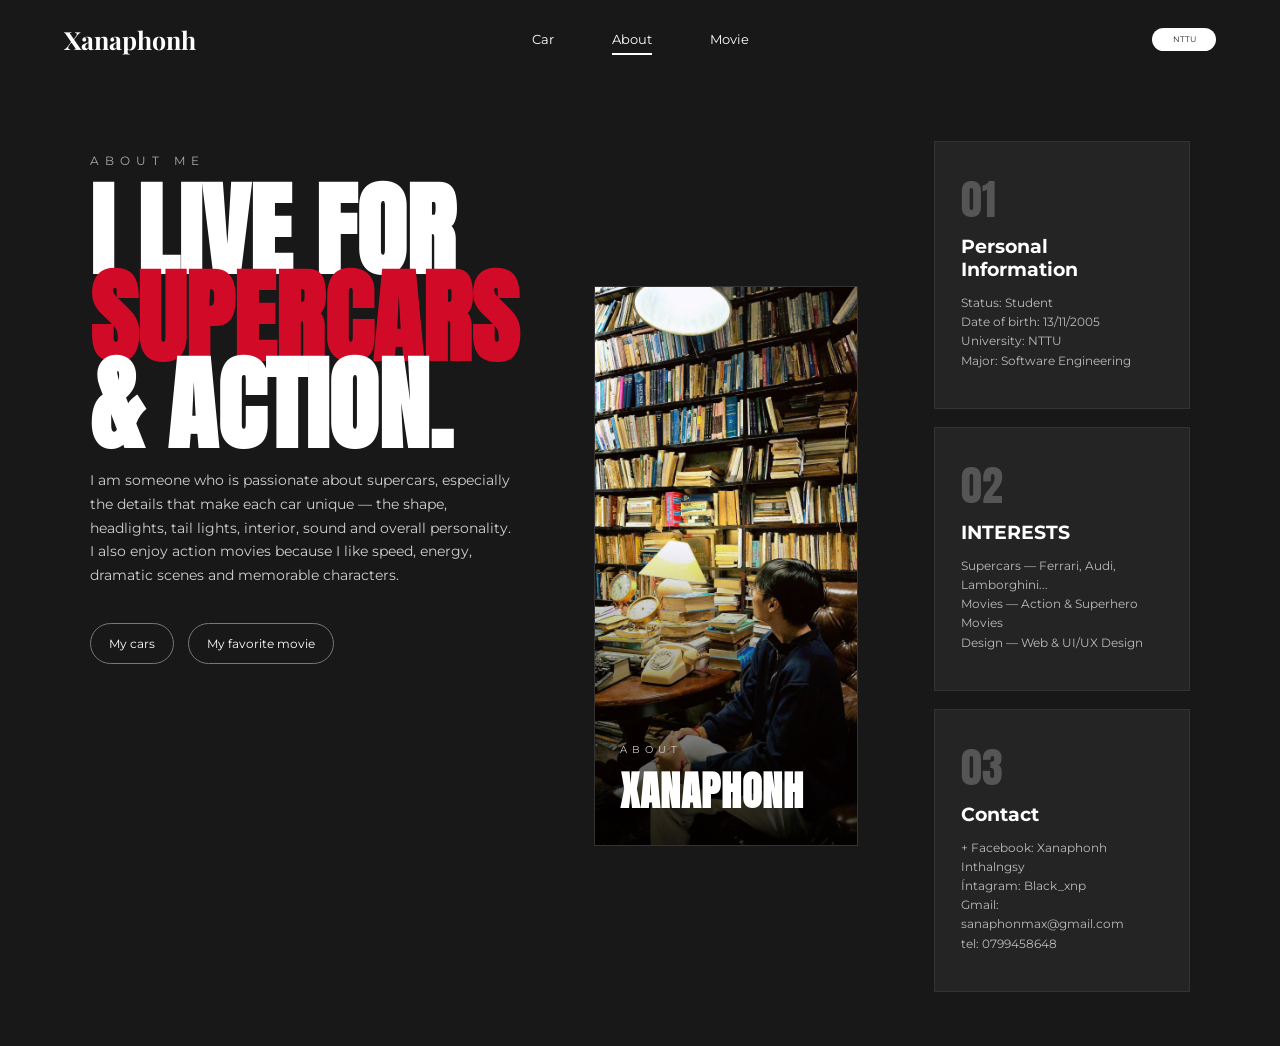
<file: about.html>
<!DOCTYPE html>
<html lang="en">
<head>
  <meta charset="UTF-8" />
  <meta name="viewport" content="width=device-width, initial-scale=1.0" />
  <title>Xanaphonh | About</title>
  <link rel="preconnect" href="https://fonts.googleapis.com">
  <link rel="preconnect" href="https://fonts.gstatic.com" crossorigin>
  <link href="https://fonts.googleapis.com/css2?family=Anton&family=Montserrat:wght@400;500;600;700&family=Playfair+Display:wght@700&display=swap" rel="stylesheet">
  <link rel="stylesheet" href="about.css" />
</head>
<body class="about-page">
  <header class="site-header">
    <a class="brand" href="index.html">Xanaphonh</a>
    <nav>
      <a href="index.html">Car</a>
      <a class="active" href="about.html">About</a>
      <a href="movie.html">Movie</a>
    </nav>
    <button class="pill">NTTU</button>
  </header>

  <main class="about-wrap">
    <section class="about-intro">
      <p class="eyebrow">ABOUT ME</p>
      <h1>I LIVE FOR<br><span>SUPERCARS</span><br>& ACTION.</h1>
      <p class="lead">
        I am someone who is passionate about supercars, especially the details that make
        each car unique — the shape, headlights, tail lights, interior, sound and overall
        personality. I also enjoy action movies because I like speed, energy, dramatic
        scenes and memorable characters.
      </p>
      <div class="about-links">
        <a href="index.html">My cars</a>
        <a href="movie.html">My favorite movie</a>
      </div>
    </section>

    
    <!-- MY PHOTO -->
    <section class="my-photo" id="openProfile" role="button" tabindex="0" aria-label="Open personal information">
      <img src="my-photo.jpg" alt="My Photo">
      <div class="photo-text">
        <span>ABOUT</span>
        <h2>XANAPHONH</h2>
      </div>
    </section>

    <section class="about-cards">
      <article>
        <span>01</span>
        <h3>Personal Information</h3>
        <p>Status: Student<br>
 Date of birth: 13/11/2005<br>
University: NTTU<br>
Major: Software Engineering<br></p>
      </article>
      <article>
        <span>02</span>
        <h3>INTERESTS</h3>
        <p>Supercars — Ferrari, Audi, Lamborghini...<br>
Movies — Action & Superhero Movies<br>
Design — Web & UI/UX Design<br></p>
      </article>
      <article>
        <span>03</span>
        <h3>Contact</h3>
        <p>+ Facebook: Xanaphonh Inthalngsy<br>
Íntagram: Black_xnp<br>
Gmail: sanaphonmax@gmail.com<br>
tel: 0799458648<br></p>
      </article>
    </section>
  </main>

  <!-- PERSONAL INFORMATION MODAL -->
  <div class="profile-modal" id="profileModal" aria-hidden="true">
    <div class="profile-backdrop" id="profileBackdrop"></div>

    <section class="profile-card">
      <button class="profile-close" id="profileClose" aria-label="Close">×</button>

      <div class="profile-photo">
        <img src="my-photo.jpg" alt="Xanaphonh">
      </div>

      <div class="profile-content">
        <p class="profile-small">PERSONAL PROFILE</p>
        <h2>XANAPHONH</h2>

        <p>
          I am a person who is passionate about supercars, modern design and action movies.
          I especially enjoy exploring the details that make each car unique, such as the
          headlights, tail lights, interior, body shape and overall performance style.
        </p>

        <p>
          In my free time, I like watching action movies, learning about car design and
          creating visual projects that combine cars, movies and web design.
        </p>

        <div class="profile-grid">
          <div>
            <span>INTEREST</span>
            <strong>Supercars</strong>
          </div>

          <div>
            <span>FAVORITE GENRE</span>
            <strong>Action Movies</strong>
          </div>

          <div>
            <span>PROJECT STYLE</span>
            <strong>Dark / Modern</strong>
          </div>

          <div>
            <span>FAVORITE CAR TYPE</span>
            <strong>Performance Cars</strong>
          </div>
        </div>
      </div>
    </section>
  </div>

  <script src="about.js"></script>

</body>
</html>
</file>
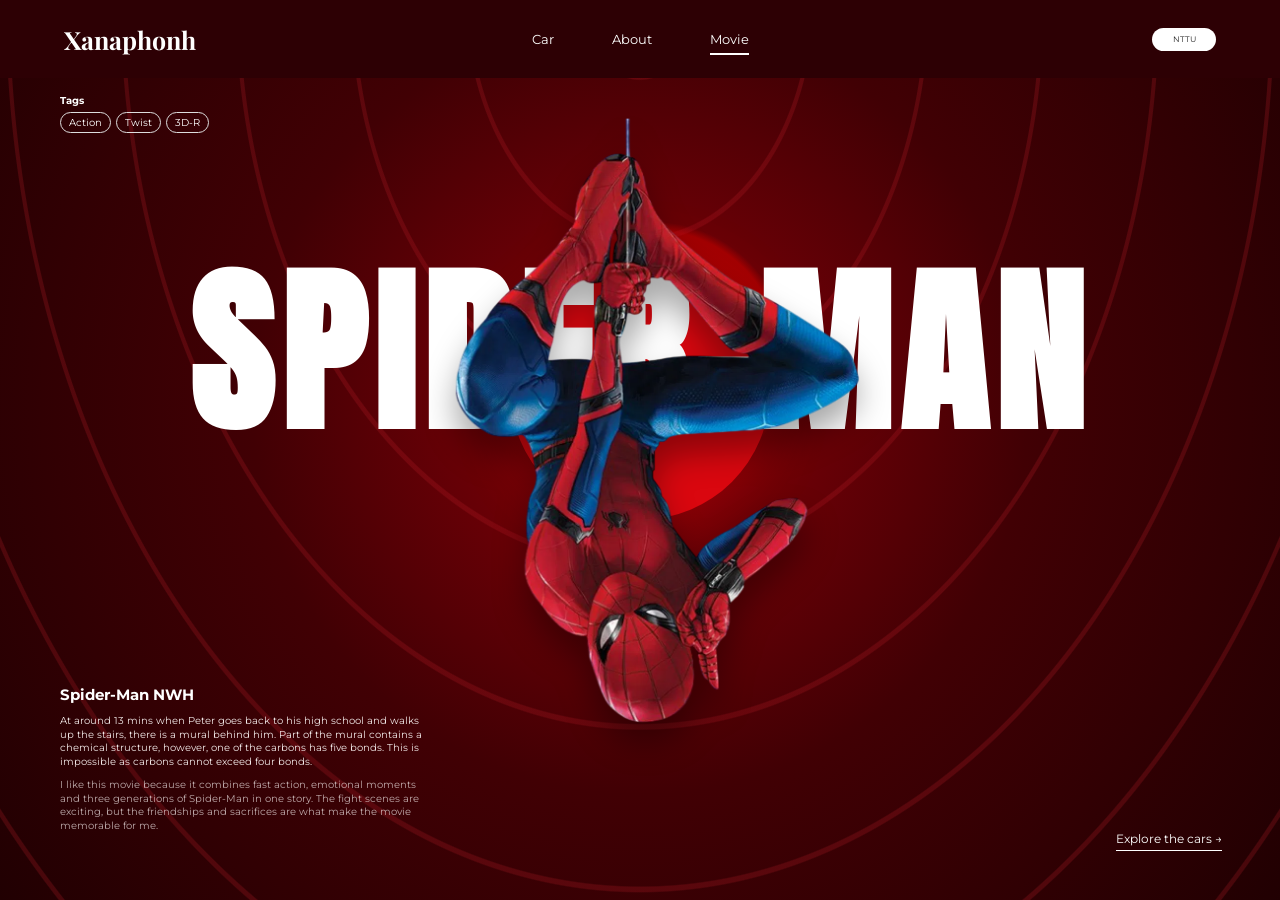
<file: movie.html>
<!DOCTYPE html>
<html lang="en">
<head>
  <meta charset="UTF-8" />
  <meta name="viewport" content="width=device-width, initial-scale=1.0" />
  <title>Xanaphonh | Spider-Man</title>
  <link rel="preconnect" href="https://fonts.googleapis.com">
  <link rel="preconnect" href="https://fonts.gstatic.com" crossorigin>
  <link href="https://fonts.googleapis.com/css2?family=Anton&family=Montserrat:wght@400;500;600;700&family=Playfair+Display:wght@700&display=swap" rel="stylesheet">
  <link rel="stylesheet" href="movie.css" />
</head>
<body class="movie-page">
  <header class="site-header movie-header">
    <a class="brand" href="index.html">Xanaphonh</a>
    <nav>
      <a href="index.html">Car</a>
      <a href="about.html">About</a>
      <a class="active" href="movie.html">Movie</a>
    </nav>
    <button class="pill">NTTU</button>
  </header>

  <main class="movie-hero">
    <div class="web-lines"></div>
    <div class="movie-tags">
      <span>Tags</span>
      <div>
        <b>Action</b><b>Twist</b><b>3D-R</b>
      </div>
    </div>


    <h1>SPIDER-MAN</h1>

    <div class="red-orb"></div>
    <img class="spiderman-main" src="spiderman.png" alt="Spider-Man">

    <section class="movie-copy">
      <h2>Spider-Man NWH</h2>
      <p>
        At around 13 mins when Peter goes back to his high school and walks up the stairs,
        there is a mural behind him. Part of the mural contains a chemical structure,
        however, one of the carbons has five bonds. This is impossible as carbons cannot
        exceed four bonds.
      </p>
      <p class="why-like">
        I like this movie because it combines fast action, emotional moments and three
        generations of Spider-Man in one story. The fight scenes are exciting, but the
        friendships and sacrifices are what make the movie memorable for me.
      </p>
    </section>

    <a class="movie-cta" href="index.html">Explore the cars →</a>
  </main>
</body>
</html>
</file>
<file: about.css>
*{
  box-sizing:border-box}
  html,body{
    margin:0;
    min-height:100%;
    font-family:Montserrat,Arial,sans-serif}
body{
  background:#181818;
  color:#fff;
  overflow-x:hidden}
  a{color:inherit;
    text-decoration:none}
    button{
      font:inherit}
.site-header{
  height:78px;
  padding:0 5vw;
  display:grid;
  grid-template-columns:1fr auto 1fr;
  align-items:center;
  position:relative;
  z-index:20}
  .brand{
    font-family:"Playfair Display",serif;
    font-size:25px;font-weight:700}
    .site-header nav{display:flex;
      gap:58px;font-size:13px}
      .site-header nav a{
        position:relative}
        .site-header nav a:after{
          content:"";
          position:absolute;
          left:0;
          bottom:-8px;
          width:0;
          height:2px;
          background:#fff;
          transition:.3s}
          .site-header nav a:hover:after,.site-header nav a.active:after{
            width:100%}
            .pill{
              justify-self:end;
              border:0;
              background:#fff;
              color:#222;
              border-radius:99px;
              width:64px;
              height:23px;
              font-size:8px}
.about-wrap{
  min-height:calc(100vh - 78px);
  display:grid;
  grid-template-columns:1.05fr .72fr .70fr;
  gap:6vw;
  padding:7vh 7vw 6vh}
  .eyebrow{letter-spacing:6px;
    font-size:12px;
    color:#aaa}
    .about-intro h1{
      font-family:Anton,sans-serif;
      font-size:clamp(70px,8vw,130px);
      line-height:.85;margin:20px 0}
      .about-intro h1 span{
        color:#d10b27}
      .lead{max-width:720px;
        line-height:1.7;
        color:#cfcfcf;
        font-size:14px}
        .about-links{
          display:flex;
          gap:14px;
          margin-top:35px}
          .about-links a{
            border:1px solid #777;
            padding:12px 18px;
            border-radius:999px;
            font-size:12px;
            transition:.25s}
            .about-links a:hover{
              background:#fff;
              color:#111}
.about-cards{
  display:flex;
  flex-direction:column;
  justify-content:center;
  gap:18px}
  .about-cards article{
    background:#242424;
    border:1px solid #333;
    padding:26px;
    transition:.3s}
    .about-cards article:hover{
      transform:translateX(-8px);
      background:#2b2b2b}
      .about-cards article span{
        font-family:Anton,sans-serif;
        font-size:42px;
        color:#555}
        .about-cards h3{
          margin:4px 0}
          .about-cards p{
            font-size:12px;
            color:#bbb;
            line-height:1.6}


.my-photo {
  position: relative;
  align-self: center;
  width: 100%;
  max-width: 430px;
  height: 560px;
  overflow: hidden;
  border: 1px solid #333;
  background: #242424;
}

.my-photo img {
  width: 100%;
  height: 100%;
  object-fit: cover;
  display: block;
  transition: transform .6s ease, filter .6s ease;
}

.my-photo:hover img {
  transform: scale(1.045);
}

.my-photo::after {
  content: "";
  position: absolute;
  inset: 0;
  background: linear-gradient(to top, rgba(0,0,0,.78), transparent 55%);
  pointer-events: none;
}

.photo-text {
  position: absolute;
  z-index: 2;
  left: 25px;
  bottom: 24px;
}

.photo-text span {
  color: #ccc;
  font-size: 10px;
  letter-spacing: 5px;
}

.photo-text h2 {
  margin: 4px 0 0;
  font-family: Anton, sans-serif;
  font-size: 40px;
  letter-spacing: 1px;
}

@media (max-width: 1050px) {
  .about-wrap {
    grid-template-columns: 1fr 1fr;
  }

  .about-cards {
    grid-column: 1 / -1;
    flex-direction: row;
  }
}

@media (max-width: 800px) {
  .about-wrap {
    grid-template-columns: 1fr;
  }

  .my-photo {
    max-width: 100%;
    height: 500px;
  }

  .about-cards {
    grid-column: auto;
    flex-direction: column;
  }
}


.my-photo {
  cursor: pointer;
}

.my-photo::before {
  content: "CLICK TO VIEW PROFILE";
  position: absolute;
  z-index: 3;
  right: 18px;
  top: 18px;
  padding: 7px 11px;
  border: 1px solid rgba(255,255,255,.55);
  border-radius: 999px;
  background: rgba(0,0,0,.35);
  color: #fff;
  font-size: 8px;
  letter-spacing: 1.5px;
  opacity: 0;
  transition: .25s;
}

.my-photo:hover::before {
  opacity: 1;
}

.profile-modal {
  position: fixed;
  z-index: 500;
  inset: 0;
  display: grid;
  place-items: center;
  opacity: 0;
  visibility: hidden;
  transition: .35s ease;
}

.profile-modal.show {
  opacity: 1;
  visibility: visible;
}

.profile-backdrop {
  position: absolute;
  inset: 0;
  background: rgba(0,0,0,.78);
  backdrop-filter: blur(7px);
}

.profile-card {
  position: relative;
  z-index: 2;
  width: min(980px, 88vw);
  max-height: 84vh;
  overflow: auto;
  display: grid;
  grid-template-columns: .85fr 1.15fr;
  background: #242424;
  border: 1px solid #3b3b3b;
  box-shadow: 0 30px 90px rgba(0,0,0,.48);
}

.profile-close {
  position: absolute;
  z-index: 4;
  right: 20px;
  top: 18px;
  width: 40px;
  height: 40px;
  border: 1.5px solid #fff;
  border-radius: 50%;
  background: transparent;
  color: #fff;
  font-size: 27px;
  cursor: pointer;
}

.profile-photo {
  min-height: 570px;
  background: #111;
}

.profile-photo img {
  width: 100%;
  height: 100%;
  object-fit: cover;
}

.profile-content {
  padding: 68px 56px 45px;
}

.profile-small {
  margin: 0 0 12px;
  color: #999;
  font-size: 10px;
  letter-spacing: 5px;
}

.profile-content h2 {
  margin: 0 0 24px;
  font-family: Anton, sans-serif;
  font-size: 68px;
  line-height: 1;
}

.profile-content > p:not(.profile-small) {
  color: #c8c8c8;
  font-size: 13px;
  line-height: 1.7;
}

.profile-grid {
  margin-top: 32px;
  display: grid;
  grid-template-columns: 1fr 1fr;
  gap: 12px;
}

.profile-grid div {
  padding: 18px;
  border: 1px solid #3a3a3a;
  background: #1e1e1e;
}

.profile-grid span,
.profile-grid strong {
  display: block;
}

.profile-grid span {
  margin-bottom: 7px;
  color: #777;
  font-size: 8px;
  letter-spacing: 1.6px;
}

.profile-grid strong {
  font-size: 13px;
}

@media (max-width: 760px) {
  .profile-card {
    grid-template-columns: 1fr;
    width: 92vw;
  }

  .profile-photo {
    min-height: 360px;
    height: 44vh;
  }

  .profile-content {
    padding: 38px 25px 30px;
  }

  .profile-content h2 {
    font-size: 52px;
  }

  .profile-grid {
    grid-template-columns: 1fr;
  }
}
</file>
<file: movie.css>
*{
    box-sizing:border-box}
    html,body{
        margin:0;
        min-height:100%;
        font-family:Montserrat,Arial,sans-serif}
body{
    background:#2d0004;
    color:#fff;
    overflow-x:hidden}
    a{color:inherit;
        text-decoration:none}
        button{
            font:inherit}
.site-header{
    height:78px;
    padding:0 5vw;
    display:grid;
    grid-template-columns:1fr auto 1fr;align-items:center;
    position:relative;z-index:20}
    .brand{
        font-family:"Playfair Display",serif;
        font-size:25px;font-weight:700}
        .site-header nav{
            display:flex;
            gap:58px;
            font-size:13px}
            .site-header nav a{
                position:relative}
                .site-header nav a:after{
                    content:"";
                    position:absolute;
                    left:0;
                    bottom:-8px;
                    width:0;
                    height:2px;
                    background:#fff;
                    transition:.3s}
                    .site-header nav a:hover:after,.site-header nav a.active:after{
                        width:100%}
                        .pill{
                            justify-self:end;
                            border:0;background:#fff;
                            color:#222;
                            border-radius:99px;
                            width:64px;
                            height:23px;
                            font-size:8px}
.movie-hero{
    height:calc(100vh - 78px);
    min-height:620px;
    position:relative;
    overflow:hidden;
    background:radial-gradient(circle at 51% 34%,rgba(220,0,0,.48) 0 15%,transparent 16%),radial-gradient(circle at 50% 40%,#8b0008 0,#410004 48%,#210002 100%)}
.movie-hero:before{
    content:"";
    position:absolute;
    inset:0;
    opacity:.23;
    background:repeating-radial-gradient(ellipse at 50% -10%,transparent 0 55px,#c41f2a 56px 59px,transparent 60px 115px)}
.movie-tags{
    position:absolute;
    left:4.7%;
    top:2%;
    z-index:4;
    font-size:10px}
    .movie-tags span{
        font-weight:700}
        .movie-tags div{display:flex;
            gap:5px;
            margin-top:5px}
            .movie-tags b{
                font-weight:400;
                border:1px solid #ddd;
                border-radius:12px;
                padding:3px 8px}
                .movie-code{
                    position:absolute;
                    top:0;
                    left:49%;
                    z-index:5;
                    font-weight:700}
.actor-row{
    position:absolute;
    left:4.5%;
    right:4.5%;
    top:15%;
    display:flex;
    justify-content:space-between;
    z-index:5;
    font-weight:700;
    font-size:16px}
    .movie-hero h1{
        position:absolute;
        top:17%;
        left:50%;
        transform:translateX(-50%);
        margin:0;
        z-index:3;
        font-family:Anton,sans-serif;
        font-size:clamp(95px,14vw,205px);
        letter-spacing:8px;
        white-space:nowrap}
.red-orb{
    position:absolute;
    width:260px;
    height:260px;
    border-radius:50%;
    background:#da070f;
    left:50%;
    top:38%;
    transform:translate(-50%,-50%);
    z-index:1;
    box-shadow:0 0 60px rgba(255,0,0,.25)}
    .spiderman-main{
        position:absolute;
        left:50%;
        top:43%;
        transform:translate(-50%,-50%);
        height:76%;
        max-width:46%;
        object-fit:contain;
        z-index:4;
        filter:drop-shadow(0 20px 16px rgba(0,0,0,.35));
        animation:float 4s ease-in-out infinite}
.movie-copy{
    position:absolute;
    left:4.7%;
    bottom:7%;
    width:29%;
    z-index:5}
    .movie-copy h2{
        font-size:15px;
        margin-bottom:8px}
        .movie-copy p{
            font-size:10px;
            line-height:1.35;
            color:#f2e9e9}
            .why-like{
                opacity:.72}
                .movie-cta{
                    position:absolute;
                    right:4.5%;
                    bottom:6%;
                    z-index:5;
                    font-size:12px;
                    border-bottom:1px solid #fff;
                    padding-bottom:4px}
@keyframes float{50%{transform:translate(-50%,-53%)}}
</file>
